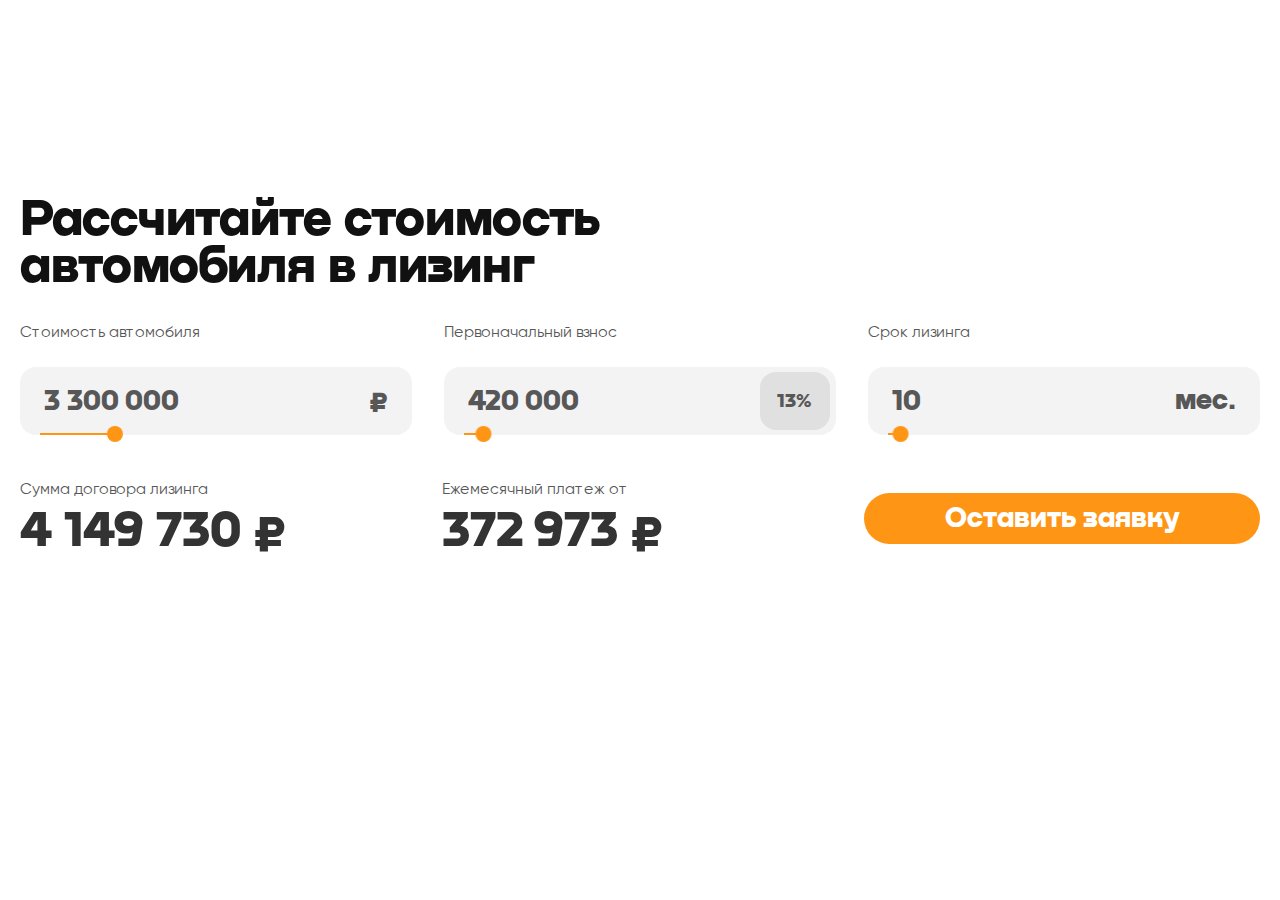
<file: index.html>
<!DOCTYPE html>
<html lang="en">

<head>
	<title>Калькулятор</title>
	<meta charset="UTF-8" />
	<meta name="format-detection" content="telephone=no" />
	<!-- <style>body{opacity: 0;}</style> -->
	<link rel="stylesheet" href="css/style.min.css?_v=20230216165558" />
	<!-- <meta name="robots" content="noindex, nofollow"> -->
	<meta name="viewport" content="width=device-width, initial-scale=1.0" />
</head>

<body>
	<div class="wrapper">

		<main class="page">
			<section class="page__calculator calculator">
				<div class="calculator__container">
					<h1 class="calculator__title">
						Рассчитайте стоимость автомобиля в лизинг
					</h1>
					<form class="calculator__form form-calculator" action="#">
						<div class="form-calculator__row">
							<div class="form-calculator__col _col-upper">
								<label for="price-of-avto">Стоимость автомобиля</label>
								<div class="form-calculator__input-logo-rub">
									<input id="price-of-avto" autocomplete="off" type="text" name="form[]" value="3300000" class="form-calculator__input" />
								</div>
								<div data-from="1500000" data-to="10000000" class="form-calculator__range price-of-avto-range"></div>
							</div>
							<div class="form-calculator__col _col-upper">
								<label for="initial-fee">Первоначальный взнос</label>
								<div class="form-calculator__input-logo-percent">
									<span class="form-calculator__percent-num"></span>
									<input id="initial-fee" autocomplete="off" value="420000" type="text" name="form[]" class="form-calculator__input" />
								</div>
								<div class="form-calculator__range initial-fee-range"></div>
							</div>
							<div class="form-calculator__col _col-upper">
								<label for="leasing-term">Срок лизинга</label>
								<div class="form-calculator__input-logo-mounth">
									<input id="leasing-term" autocomplete="off" type="text" name="form[]" value="10" class="form-calculator__input" />
								</div>
								<div data-from="6" data-to="120" class="form-calculator__range leasing-term-range"></div>
							</div>
						</div>
						<div class="form-calculator__row">
							<div class="form-calculator__col">
								<p class="form-calculator__description">
									Сумма договора лизинга
								</p>
								<p id="total-sum" class="form-calculator__total"></p>
							</div>
							<div class="form-calculator__col">
								<p class="form-calculator__description">
									Ежемесячный платеж от
								</p>
								<p id="fee-per-mounth" class="form-calculator__total"></p>
							</div>
							<button class="form-calculator__button" type="submit">
								Оставить заявку
							</button>
						</div>
					</form>
				</div>
			</section>
		</main>

	</div>

	<script src="js/app.min.js?_v=20230216165558"></script>
</body>

</html>
</file>
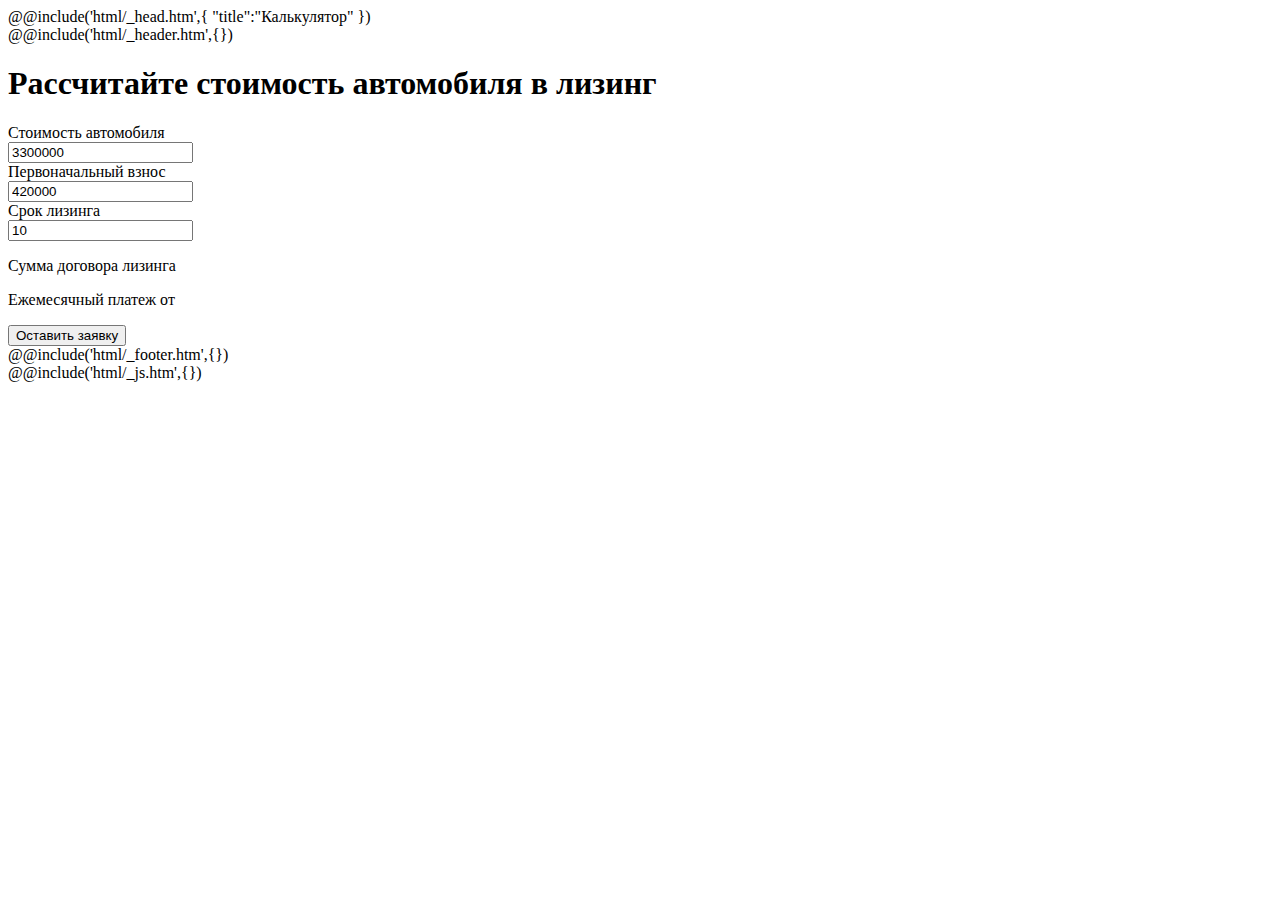
<file: src/index.html>
<!DOCTYPE html>
<html lang="en">
  @@include('html/_head.htm',{ "title":"Калькулятор" })
  <body>
    <div class="wrapper">
      @@include('html/_header.htm',{})
      <main class="page">
        <section class="page__calculator calculator">
          <div class="calculator__container">
            <h1 class="calculator__title">
              Рассчитайте стоимость автомобиля в лизинг
            </h1>
            <form class="calculator__form form-calculator" action="#">
              <div class="form-calculator__row">
                <div class="form-calculator__col _col-upper">
                  <label for="price-of-avto">Стоимость автомобиля</label>
                  <div class="form-calculator__input-logo-rub">
                    <input
                      id="price-of-avto"
                      autocomplete="off"
                      type="text"
                      name="form[]"
                      value="3300000"
                      class="form-calculator__input"
                    />
                  </div>
                  <div
                    data-from="1500000"
                    data-to="10000000"
                    class="form-calculator__range price-of-avto-range"
                  ></div>
                </div>
                <div class="form-calculator__col _col-upper">
                  <label for="initial-fee">Первоначальный взнос</label>
                  <div class="form-calculator__input-logo-percent">
                    <span class="form-calculator__percent-num"></span>
                    <input
                      id="initial-fee"
                      autocomplete="off"
                      value="420000"
                      type="text"
                      name="form[]"
                      class="form-calculator__input"
                    />
                  </div>
                  <div class="form-calculator__range initial-fee-range"></div>
                </div>
                <div class="form-calculator__col _col-upper">
                  <label for="leasing-term">Срок лизинга</label>
                  <div class="form-calculator__input-logo-mounth">
                    <input
                      id="leasing-term"
                      autocomplete="off"
                      type="text"
                      name="form[]"
                      value="10"
                      class="form-calculator__input"
                    />
                  </div>
                  <div
                    data-from="6"
                    data-to="120"
                    class="form-calculator__range leasing-term-range"
                  ></div>
                </div>
              </div>
              <div class="form-calculator__row">
                <div class="form-calculator__col">
                  <p class="form-calculator__description">
                    Сумма договора лизинга
                  </p>
                  <p id="total-sum" class="form-calculator__total"></p>
                </div>
                <div class="form-calculator__col">
                  <p class="form-calculator__description">
                    Ежемесячный платеж от
                  </p>
                  <p id="fee-per-mounth" class="form-calculator__total"></p>
                </div>
                <button class="form-calculator__button" type="submit">
                  Оставить заявку
                </button>
              </div>
            </form>
          </div>
        </section>
      </main>
      @@include('html/_footer.htm',{})
    </div>

    @@include('html/_js.htm',{})
  </body>
</html>
</file>
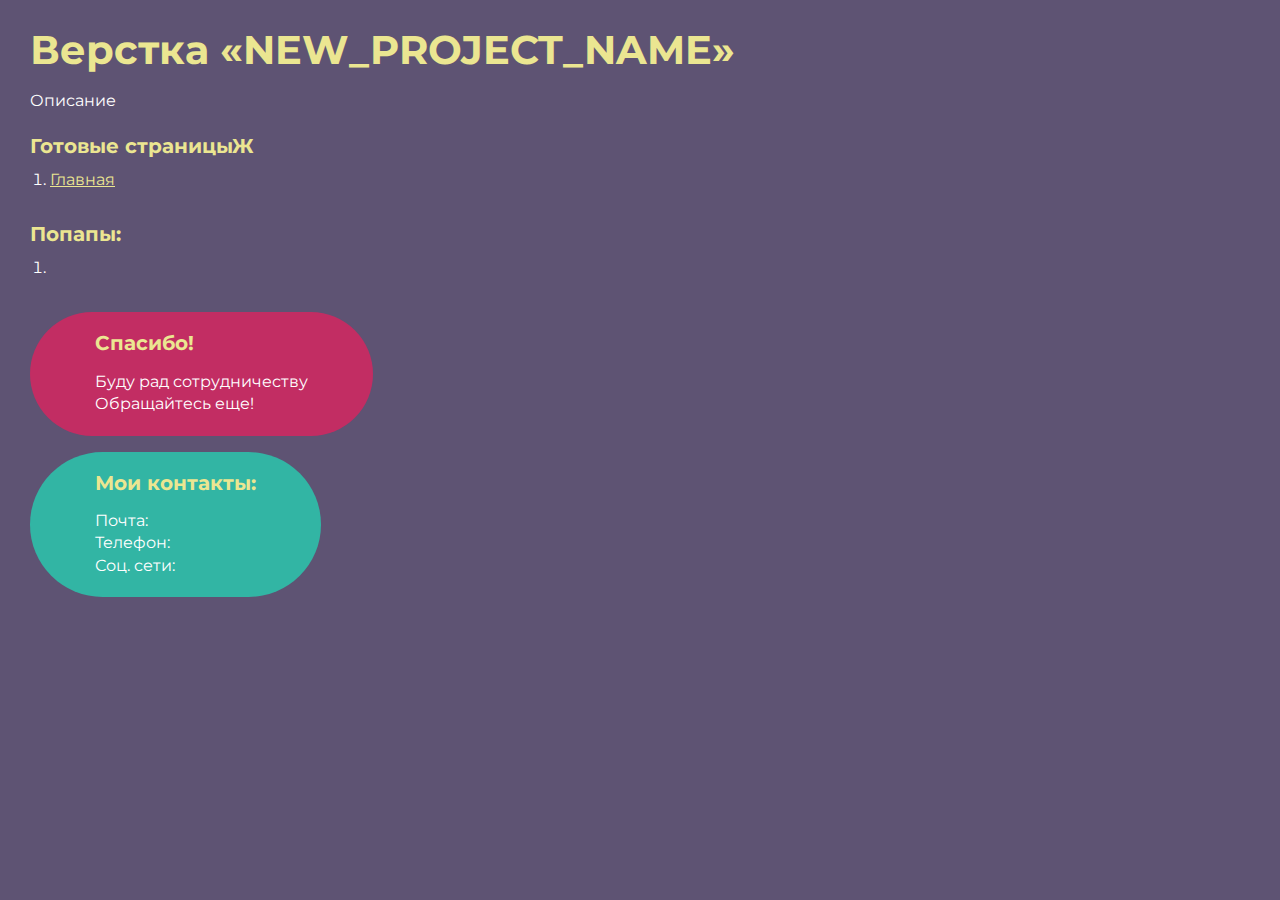
<file: src/index(---htM---).htm>
<!DOCTYPE html>
<html>
  <head>
    <meta charset="UTF-8" />
    <meta name="viewport" content="width=device-width, initial-scale=1.0" />
    <title>Верстка «NEW_PROJECT_NAME»</title>
  </head>
  <body>
    <div class="rootpage">
      <h1>Верстка «NEW_PROJECT_NAME»</h1>
      <div class="rootpage__info">Описание</div>
      <h2>Готовые страницыЖ</h2>
      <ol class="rootpage__list">
        <li><a target="_blank" href="home.html">Главная</a></li>
      </ol>
      <h2>Попапы:</h2>
      <ol class="rootpage__list">
        <li><a target="_blank" href="home.html#"></a></li>
      </ol>
      <div class="rootpage__tnx">
        <h2>Спасибо!</h2>
        <p>Буду рад сотрудничеству</p>
        <p>Обращайтесь еще!</p>
      </div>
      <div class="rootpage__contacts">
        <h2>Мои контакты:</h2>
        <p>Почта: <a href="mailto:email@gmail.com"></a></p>
        <p>Телефон: <a href="tel:8800800800"></a></p>
        <p>Соц. сети: <a href=""></a></p>
      </div>
    </div>
  </body>
  <style>
    @charset "UTF-8";
    @import url("https://fonts.googleapis.com/css?family=Montserrat:regular,700&display=swap");
    *,
    *::before,
    *::after {
      padding: 0px;
      margin: 0px;
      border: 0px;
      box-sizing: border-box;
    }
    html,
    body {
      height: 100%;
      margin: 0;
      padding: 0;
      min-width: 320px;
      width: 100%;
      color: #fff;
      background-color: #5e5373;
    }
    body {
      font-family: Montserrat;
      font-size: 100%;
      line-height: 1;
      font-size: 1rem;
    }
    a {
      text-decoration: underline;
      color: #ebe691;
    }
    a:visited {
      text-decoration: underline;
      color: #aaa768;
    }
    a:hover {
      text-decoration: none;
    }
    ul li {
      list-style: none;
    }
    img {
      vertical-align: top;
    }
    .wrapper {
      width: 100%;
      min-height: 100%;
      overflow: hidden;
    }
    .rootpage {
      padding: 30px;
      display: flex;
      flex-direction: column;
      align-items: flex-start;
    }
    @media (max-width: 767px) {
      .rootpage {
        padding: 30px 15px;
      }
    }
    h1 {
      color: #ebe691;
      font-size: 2.5rem;
      margin: 0px 0px 1.25rem 0px;
    }
    @media (max-width: 767px) {
      h1 {
        font-size: 1.85rem;
        margin: 0px 0px 1.25rem 0px;
      }
    }
    h2 {
      color: #ebe691;
      font-size: 1.25rem;
      margin: 0px 0px 1rem 0px;
    }
    @media (max-width: 767px) {
      h2 {
        font-size: 1.125rem;
        margin: 0px 0px 1rem 0px;
      }
    }
    .rootpage__info {
      line-height: 140%;
      margin: 0px 0px 1.5rem 0px;
    }

    .rootpage__list {
      margin: 0px 0px 2.25rem 1.25rem;
    }
    .rootpage__list li:not(:last-child) {
      margin: 0px 0px 15px 0px;
    }
    .rootpage__contacts,
    .rootpage__tnx {
      border-radius: 200px;
      padding: 20px 65px;
      line-height: 140%;
    }
    @media (max-width: 767px) {
      .rootpage__contacts,
      .rootpage__tnx {
        border-radius: 40px;
        padding: 20px;
      }
    }
    .rootpage__contacts {
      background: #32b5a4;
    }
    .rootpage__contacts a {
      color: #ebe691;
    }
    .rootpage__tnx {
      background: #c22d63;
      margin: 0px 0px 1rem 0px;
    }
  </style>
</html>
</file>
<file: css/style.min.css>
@charset "UTF-8";@font-face{font-family:Gilroy;font-display:swap;src:url(../fonts/Gilroy-Bold.woff2) format("woff2"),url(../fonts/Gilroy-Bold.woff) format("woff");font-weight:700;font-style:normal}@font-face{font-family:Gilroy;font-display:swap;src:url(../fonts/Gilroy-Regular.woff2) format("woff2"),url(../fonts/Gilroy-Regular.woff) format("woff");font-weight:400;font-style:normal}@font-face{font-family:Nekst;font-display:swap;src:url(../fonts/Nekst-Black.woff2) format("woff2"),url(../fonts/Nekst-Black.woff) format("woff");font-weight:900;font-style:normal}*{padding:0;margin:0;border:0}*,:after,:before{-webkit-box-sizing:border-box;box-sizing:border-box}body,html{height:100%;min-width:320px}body{color:#111;line-height:1;font-family:Nekst;font-size:1rem;-ms-text-size-adjust:100%;-moz-text-size-adjust:100%;-webkit-text-size-adjust:100%;-webkit-font-smoothing:antialiased;-moz-osx-font-smoothing:grayscale}button,input,textarea{font-family:Nekst;font-size:inherit}button{cursor:pointer;color:inherit;background-color:transparent}a{color:inherit;text-decoration:none}ul li{list-style:none}img{vertical-align:top}h1,h2,h3,h4,h5,h6{font-weight:inherit;font-size:inherit}svg{height:1em;width:1em}svg path{stroke:inherit;fill:inherit}.lock body{overflow:hidden;-ms-touch-action:none;touch-action:none;-ms-scroll-chaining:none;overscroll-behavior:none}.wrapper{min-height:100%;display:-webkit-box;display:-ms-flexbox;display:flex;-webkit-box-orient:vertical;-webkit-box-direction:normal;-ms-flex-direction:column;flex-direction:column;overflow:hidden;font-weight:900}@supports (overflow:clip){.wrapper{overflow:clip}}.wrapper>main{-webkit-box-flex:1;-ms-flex:1 1 auto;flex:1 1 auto}.wrapper>*{min-width:0}[class*=__container]{max-width:86.25rem;margin:0 auto;padding:0 1.25rem}.noUi-target,.noUi-target *{-webkit-touch-callout:none;-webkit-tap-highlight-color:transparent;-webkit-user-select:none;-ms-touch-action:none;touch-action:none;-ms-user-select:none;-moz-user-select:none;user-select:none;-webkit-box-sizing:border-box;box-sizing:border-box}.noUi-target{position:relative}.noUi-base,.noUi-connects{width:100%;height:100%;position:relative;z-index:1}.noUi-connects{z-index:3}.noUi-connect,.noUi-origin{will-change:transform;position:absolute;z-index:1;top:-.125rem;right:0;height:100%;width:100%;-ms-transform-origin:0 0;-webkit-transform-origin:0 0;-webkit-transform-style:preserve-3d;transform-origin:0 0;-webkit-transform-style:flat;transform-style:flat}.noUi-txt-dir-rtl.noUi-horizontal .noUi-origin{left:0;right:auto}.noUi-vertical .noUi-origin{top:-100%;width:0}.noUi-horizontal .noUi-origin{height:0}.noUi-handle{-webkit-backface-visibility:hidden;backface-visibility:hidden;position:absolute}.noUi-touch-area{height:100%;width:100%}.noUi-state-tap .noUi-connect,.noUi-state-tap .noUi-origin{-webkit-transition:-webkit-transform .3s;transition:-webkit-transform .3s;-o-transition:transform .3s;transition:transform .3s;transition:transform .3s,-webkit-transform .3s}.noUi-state-drag *{cursor:inherit!important}.noUi-horizontal{height:.125rem}.noUi-horizontal .noUi-handle{width:1rem;height:1rem;right:-.5rem;top:-.4375rem}.noUi-vertical{width:18px}.noUi-vertical .noUi-handle{width:28px;height:34px;right:-6px;bottom:-17px}.noUi-txt-dir-rtl.noUi-horizontal .noUi-handle{left:-17px;right:auto}.noUi-target{background:0 0}.noUi-connects{border-radius:none}.noUi-connect{background:#ff9514}.noUi-draggable{cursor:ew-resize}.noUi-vertical .noUi-draggable{cursor:ns-resize}.noUi-handle{border-radius:50%;background:#ff9514;cursor:pointer;-webkit-transition:all .3s ease 0s;-o-transition:all .3s ease 0s;transition:all .3s ease 0s}.noUi-handle.noUi-active{-webkit-transform:scale(1.2);-ms-transform:scale(1.2);transform:scale(1.2);top:-.5rem}.noUi-handle:hover{-webkit-transform:scale(1.2);-ms-transform:scale(1.2);transform:scale(1.2);top:-.5rem}.noUi-active{width:1.25rem;height:1.25rem}[disabled] .noUi-connect{background:#b8b8b8}[disabled] .noUi-handle,[disabled].noUi-handle,[disabled].noUi-target{cursor:not-allowed}.noUi-pips,.noUi-pips *{-webkit-box-sizing:border-box;box-sizing:border-box}.noUi-pips{position:absolute;color:#999}.noUi-value{position:absolute;white-space:nowrap;text-align:center}.noUi-value-sub{color:#ccc;font-size:10px}.noUi-value-horizontal{-webkit-transform:translate(-50%,50%);-ms-transform:translate(-50%,50%);transform:translate(-50%,50%)}.noUi-rtl .noUi-value-horizontal{-webkit-transform:translate(50%,50%);-ms-transform:translate(50%,50%);transform:translate(50%,50%)}.noUi-marker-horizontal.noUi-marker{margin-left:-1px;width:2px;height:5px}.noUi-marker-horizontal.noUi-marker-sub{height:10px}.noUi-marker-horizontal.noUi-marker-large{height:15px}.calculator__title{line-height:.9074074074;margin-bottom:2rem;max-width:47.0625rem}.calculator__form{font-family:Gilroy;font-weight:400;color:#575757;font-size:1rem;line-height:1.25}.form-calculator{text-align:left}.form-calculator._disabled{opacity:.4}.form-calculator._disabled .form-calculator__button{background:rgba(255,149,20,.4);pointer-events:none}.form-calculator._disabled .form-calculator__input,.form-calculator._disabled .noUi-base,.form-calculator._disabled .noUi-connects,.form-calculator._disabled .noUi-handle{pointer-events:none}.form-calculator._sending{opacity:.4}.form-calculator._sending .form-calculator__button{pointer-events:none}.form-calculator._sending .form-calculator__button::after{opacity:1;visibility:visible;-webkit-animation:spinner 1s infinite linear;animation:spinner 1s infinite linear}.form-calculator._sending .form-calculator__input,.form-calculator._sending .noUi-handle{pointer-events:none}.form-calculator__row{display:-webkit-box;display:-ms-flexbox;display:flex;-webkit-box-pack:start;-ms-flex-pack:start;justify-content:flex-start;-webkit-box-align:center;-ms-flex-align:center;align-items:center;gap:2rem}.form-calculator__row:not(:last-child){margin-bottom:2.75rem}.form-calculator__col{-webkit-box-flex:0;-ms-flex:0 1 33.33%;flex:0 1 33.33%}.form-calculator__col label{display:block;margin-bottom:1.5em;font-weight:400;font-family:Gilroy;line-height:1.25}.form-calculator__col._col-upper{-webkit-box-flex:0;-ms-flex:0 1 33.33%;flex:0 1 33.33%}.form-calculator__input-logo-mounth,.form-calculator__input-logo-percent,.form-calculator__input-logo-rub{display:block;position:relative;font-family:Nekst;font-weight:900;line-height:1.2}.form-calculator__input-logo-mounth::after,.form-calculator__input-logo-percent::after,.form-calculator__input-logo-rub::after{position:absolute;right:1.5rem;top:50%;-webkit-transform:translateY(-50%);-ms-transform:translateY(-50%);transform:translateY(-50%);color:#575757}.form-calculator__input-logo-rub::after{content:"₽";color:#575757}.form-calculator__input-logo-percent::after{display:none}.form-calculator__percent-num{line-height:120%;display:block;position:absolute;z-index:3;padding:1.0625rem;background:#e0e0e0;border-radius:1rem;width:4.375rem;right:.375rem;top:50%;-webkit-transform:translateY(-50%);-ms-transform:translateY(-50%);transform:translateY(-50%)}.form-calculator__input-logo-mounth::after{content:"мес.";line-height:1.2}.form-calculator__input{position:relative;display:inline-block;outline:0;width:100%;font-family:Nekst;font-weight:900;line-height:1.2;padding:1rem 5.875rem 1rem 1.5rem;color:#575757;background:#f3f3f4;border-radius:1rem;height:4.25rem;border-bottom:none;-webkit-transition:all .3s ease 0s;-o-transition:all .3s ease 0s;transition:all .3s ease 0s}.form-calculator__input:focus{border:.125rem solid #f3f3f4;background:0 0}.form-calculator__range{position:relative;z-index:3;width:90%;margin-left:5%}.form-calculator__description{margin-bottom:.5rem;font-weight:400;font-family:Gilroy;line-height:1.25}.form-calculator__total{font-weight:900;font-family:Nekst;line-height:.9074074074;color:#333}.form-calculator__total::after{content:" ₽"}.form-calculator__button{line-height:1.2;padding:.5rem 3.1875rem .5rem 3.1875rem;background:#ff9514;border-radius:2.5rem;color:#fff;width:33.3%;-webkit-transition:background .3s ease 0s;-o-transition:background .3s ease 0s;transition:background .3s ease 0s;position:relative}.form-calculator__button::after{opacity:0;visibility:hidden;position:absolute;content:"";width:1.3125rem;height:1.3125rem;right:1.5625rem;top:29%;background:url(../img/icons/spinner.svg) no-repeat center}.form-calculator__button:active{background:#575757}@-webkit-keyframes spinner{0%{-webkit-transform:rotate(0);transform:rotate(0)}100%{-webkit-transform:rotate(360deg);transform:rotate(360deg)}}@keyframes spinner{0%{-webkit-transform:rotate(0);transform:rotate(0)}100%{-webkit-transform:rotate(360deg);transform:rotate(360deg)}}@media (min-width:86.25em){.page__calculator{padding-top:13.3125rem}.page__calculator{padding-bottom:13.3125rem}.calculator__title{font-size:3.375rem}.form-calculator__col label{font-size:1rem}.form-calculator__input-logo-mounth,.form-calculator__input-logo-percent,.form-calculator__input-logo-rub{font-size:1.875rem}.form-calculator__input-logo-mounth::after,.form-calculator__input-logo-percent::after,.form-calculator__input-logo-rub::after{font-size:1.875rem}.form-calculator__percent-num{font-size:1.25rem}.form-calculator__input-logo-mounth::after{font-size:1.875rem}.form-calculator__input{font-size:1.875rem}.form-calculator__description{font-size:1rem}.form-calculator__total{font-size:3.375rem}.form-calculator__button{font-size:1.875rem}}@media (max-width:20em){.page__calculator{padding-top:2.75rem}.page__calculator{padding-bottom:4rem}.calculator__title{font-size:2.125rem}.form-calculator__col label{font-size:.875rem}.form-calculator__input-logo-mounth,.form-calculator__input-logo-percent,.form-calculator__input-logo-rub{font-size:1.375rem}.form-calculator__input-logo-mounth::after,.form-calculator__input-logo-percent::after,.form-calculator__input-logo-rub::after{font-size:1.375rem}.form-calculator__percent-num{font-size:1.375rem}.form-calculator__input-logo-mounth::after{font-size:1.375rem}.form-calculator__input{font-size:1.375rem}.form-calculator__description{font-size:.875rem}.form-calculator__total{font-size:1.375rem}.form-calculator__button{font-size:1.375rem}}@media (max-width:69.9375em){.form-calculator__row{-ms-flex-wrap:wrap;flex-wrap:wrap}.form-calculator__row:not(:last-child){margin-bottom:2.3125rem}.form-calculator__col._col-upper{-webkit-box-flex:0;-ms-flex:0 1 100%;flex:0 1 100%}}@media (max-width:61.99875em){.form-calculator__col{-webkit-box-flex:0;-ms-flex:0 1 100%;flex:0 1 100%}.form-calculator__button{-webkit-box-flex:0;-ms-flex:0 1 21.5625rem;flex:0 1 21.5625rem}}@media (max-width:47.99875em){.form-calculator__input-logo-mounth,.form-calculator__input-logo-percent,.form-calculator__input-logo-rub{color:#333e48}.form-calculator__input-logo-mounth::after,.form-calculator__input-logo-percent::after,.form-calculator__input-logo-rub::after{color:#333e48}.form-calculator__input-logo-rub::after{color:#333e48}.form-calculator__percent-num{padding:.875rem}.form-calculator__input{padding:1.25rem;height:3.75rem;color:#333e48}.form-calculator__button{-webkit-box-flex:0;-ms-flex:0 1 100%;flex:0 1 100%}}@media (min-width:20em) and (max-width:86.25em){@supports (padding-top:clamp(2.75rem ,-0.4386792453rem + 15.9433962264vw ,13.3125rem)){.page__calculator{padding-top:clamp(2.75rem ,-.4386792453rem + 15.9433962264vw ,13.3125rem)}}@supports not (padding-top:clamp(2.75rem ,-0.4386792453rem + 15.9433962264vw ,13.3125rem)){.page__calculator{padding-top:calc(2.75rem + 10.5625 * (100vw - 20rem)/ 66.25)}}@supports (padding-bottom:clamp(4rem ,1.1886792453rem + 14.0566037736vw ,13.3125rem)){.page__calculator{padding-bottom:clamp(4rem ,1.1886792453rem + 14.0566037736vw ,13.3125rem)}}@supports not (padding-bottom:clamp(4rem ,1.1886792453rem + 14.0566037736vw ,13.3125rem)){.page__calculator{padding-bottom:calc(4rem + 9.3125 * (100vw - 20rem)/ 66.25)}}@supports (font-size:clamp(2.125rem ,1.7476415094rem + 1.8867924528vw ,3.375rem)){.calculator__title{font-size:clamp(2.125rem ,1.7476415094rem + 1.8867924528vw ,3.375rem)}}@supports not (font-size:clamp(2.125rem ,1.7476415094rem + 1.8867924528vw ,3.375rem)){.calculator__title{font-size:calc(2.125rem + 1.25 * (100vw - 20rem)/ 66.25)}}@supports (font-size:clamp(0.875rem ,0.8372641509rem + 0.1886792453vw ,1rem)){.form-calculator__col label{font-size:clamp(.875rem ,.8372641509rem + .1886792453vw ,1rem)}}@supports not (font-size:clamp(0.875rem ,0.8372641509rem + 0.1886792453vw ,1rem)){.form-calculator__col label{font-size:calc(.875rem + .125 * (100vw - 20rem)/ 66.25)}}@supports (font-size:clamp(1.375rem ,1.2240566038rem + 0.7547169811vw ,1.875rem)){.form-calculator__input-logo-mounth,.form-calculator__input-logo-percent,.form-calculator__input-logo-rub{font-size:clamp(1.375rem ,1.2240566038rem + .7547169811vw ,1.875rem)}}@supports not (font-size:clamp(1.375rem ,1.2240566038rem + 0.7547169811vw ,1.875rem)){.form-calculator__input-logo-mounth,.form-calculator__input-logo-percent,.form-calculator__input-logo-rub{font-size:calc(1.375rem + .5 * (100vw - 20rem)/ 66.25)}}@supports (font-size:clamp(1.375rem ,1.2240566038rem + 0.7547169811vw ,1.875rem)){.form-calculator__input-logo-mounth::after,.form-calculator__input-logo-percent::after,.form-calculator__input-logo-rub::after{font-size:clamp(1.375rem ,1.2240566038rem + .7547169811vw ,1.875rem)}}@supports not (font-size:clamp(1.375rem ,1.2240566038rem + 0.7547169811vw ,1.875rem)){.form-calculator__input-logo-mounth::after,.form-calculator__input-logo-percent::after,.form-calculator__input-logo-rub::after{font-size:calc(1.375rem + .5 * (100vw - 20rem)/ 66.25)}}@supports (font-size:clamp(1.25rem ,1.4127358491rem + -0.1886792453vw ,1.375rem)){.form-calculator__percent-num{font-size:clamp(1.25rem ,1.4127358491rem + -.1886792453vw ,1.375rem)}}@supports not (font-size:clamp(1.25rem ,1.4127358491rem + -0.1886792453vw ,1.375rem)){.form-calculator__percent-num{font-size:calc(1.375rem + -.125 * (100vw - 20rem)/ 66.25)}}@supports (font-size:clamp(1.375rem ,1.2240566038rem + 0.7547169811vw ,1.875rem)){.form-calculator__input-logo-mounth::after{font-size:clamp(1.375rem ,1.2240566038rem + .7547169811vw ,1.875rem)}}@supports not (font-size:clamp(1.375rem ,1.2240566038rem + 0.7547169811vw ,1.875rem)){.form-calculator__input-logo-mounth::after{font-size:calc(1.375rem + .5 * (100vw - 20rem)/ 66.25)}}@supports (font-size:clamp(1.375rem ,1.2240566038rem + 0.7547169811vw ,1.875rem)){.form-calculator__input{font-size:clamp(1.375rem ,1.2240566038rem + .7547169811vw ,1.875rem)}}@supports not (font-size:clamp(1.375rem ,1.2240566038rem + 0.7547169811vw ,1.875rem)){.form-calculator__input{font-size:calc(1.375rem + .5 * (100vw - 20rem)/ 66.25)}}@supports (font-size:clamp(0.875rem ,0.8372641509rem + 0.1886792453vw ,1rem)){.form-calculator__description{font-size:clamp(.875rem ,.8372641509rem + .1886792453vw ,1rem)}}@supports not (font-size:clamp(0.875rem ,0.8372641509rem + 0.1886792453vw ,1rem)){.form-calculator__description{font-size:calc(.875rem + .125 * (100vw - 20rem)/ 66.25)}}@supports (font-size:clamp(1.375rem ,0.7712264151rem + 3.0188679245vw ,3.375rem)){.form-calculator__total{font-size:clamp(1.375rem ,.7712264151rem + 3.0188679245vw ,3.375rem)}}@supports not (font-size:clamp(1.375rem ,0.7712264151rem + 3.0188679245vw ,3.375rem)){.form-calculator__total{font-size:calc(1.375rem + 2 * (100vw - 20rem)/ 66.25)}}@supports (font-size:clamp(1.375rem ,1.2240566038rem + 0.7547169811vw ,1.875rem)){.form-calculator__button{font-size:clamp(1.375rem ,1.2240566038rem + .7547169811vw ,1.875rem)}}@supports not (font-size:clamp(1.375rem ,1.2240566038rem + 0.7547169811vw ,1.875rem)){.form-calculator__button{font-size:calc(1.375rem + .5 * (100vw - 20rem)/ 66.25)}}}@media (any-hover:hover){.form-calculator__button:hover{background:#111}}
</file>
